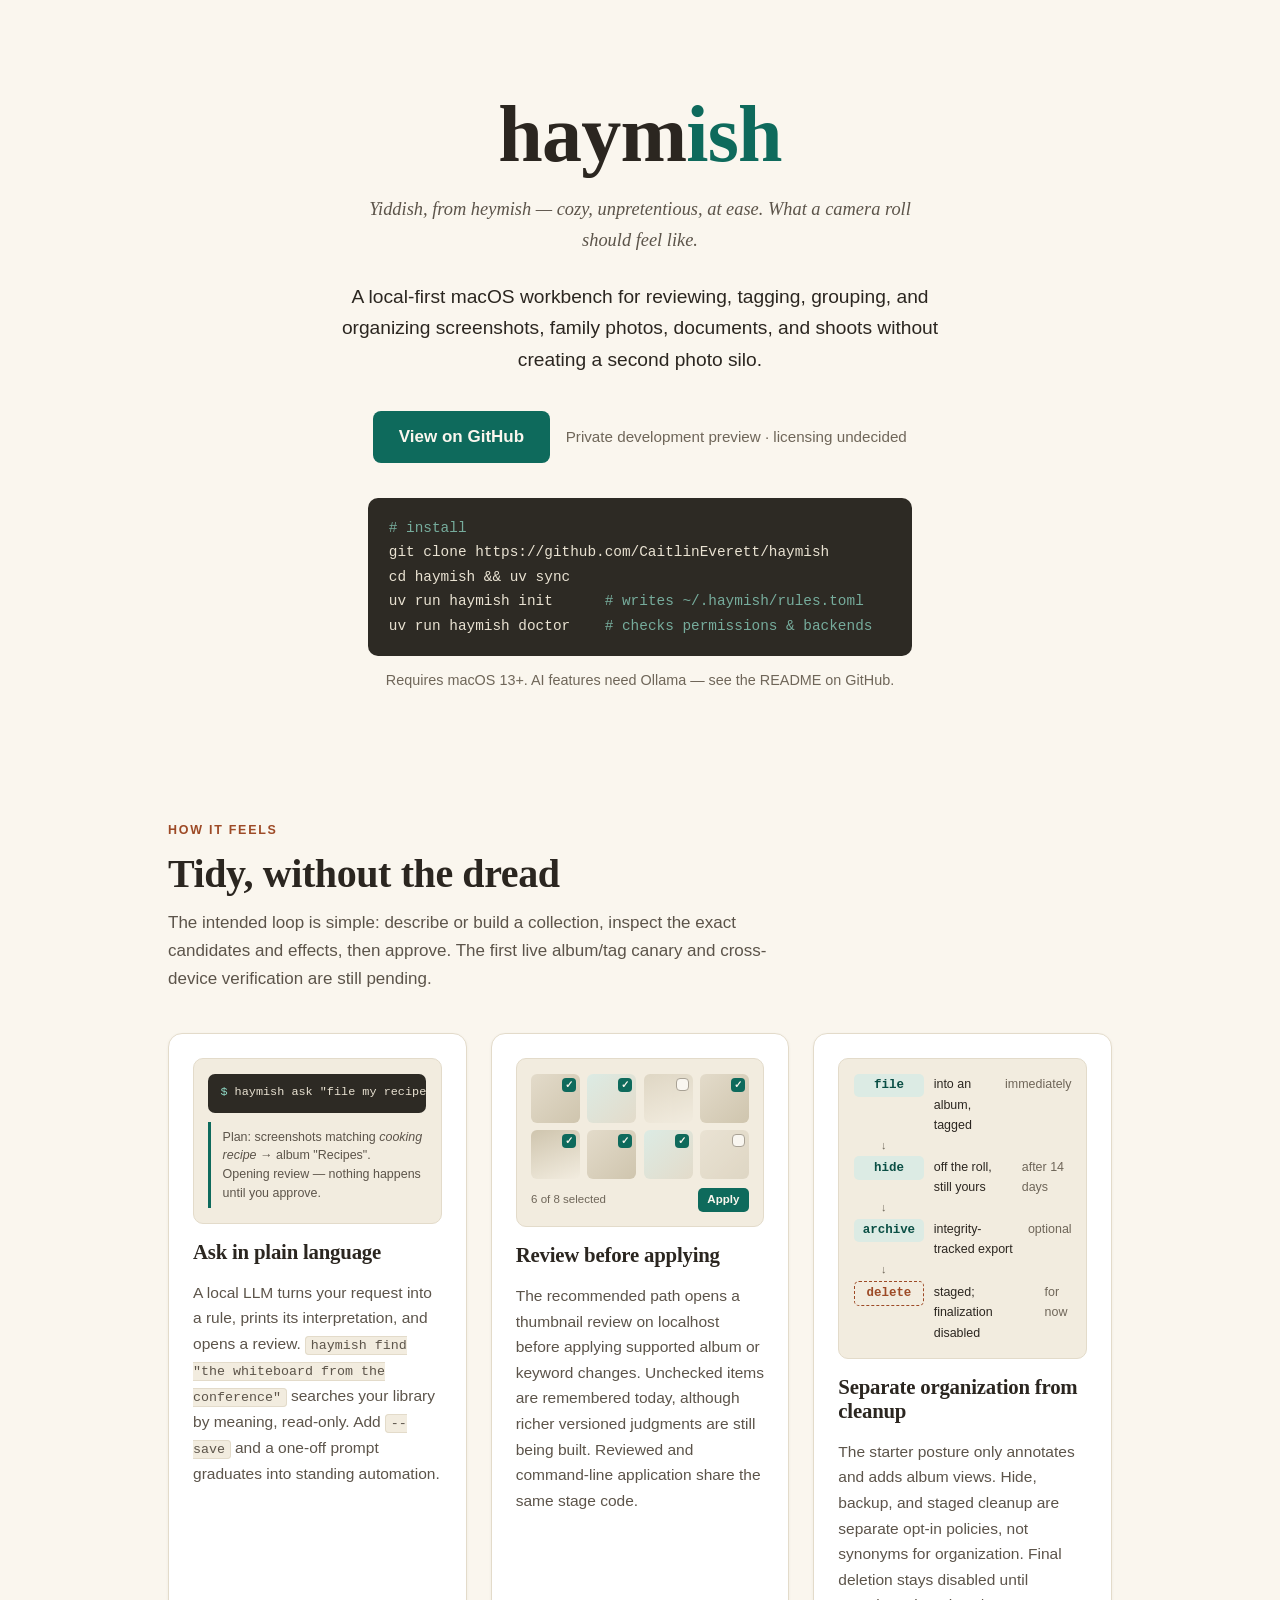
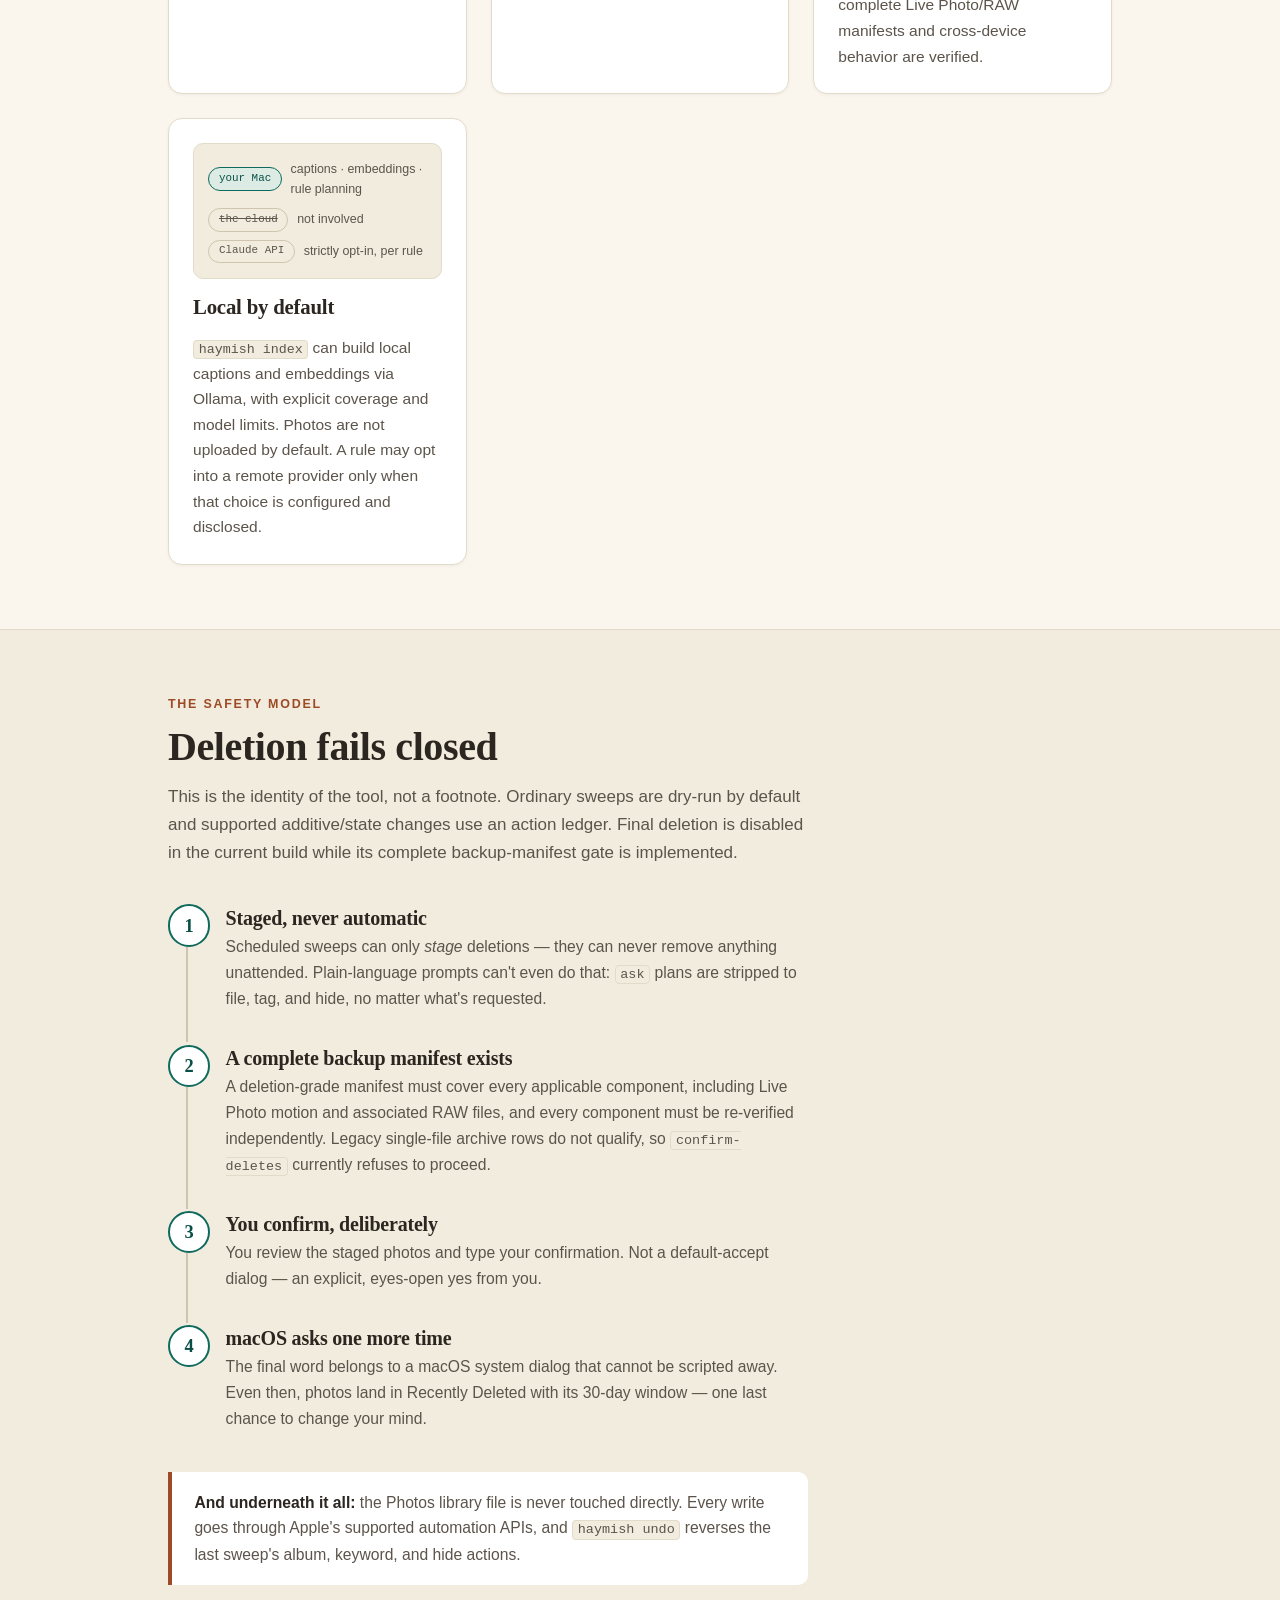
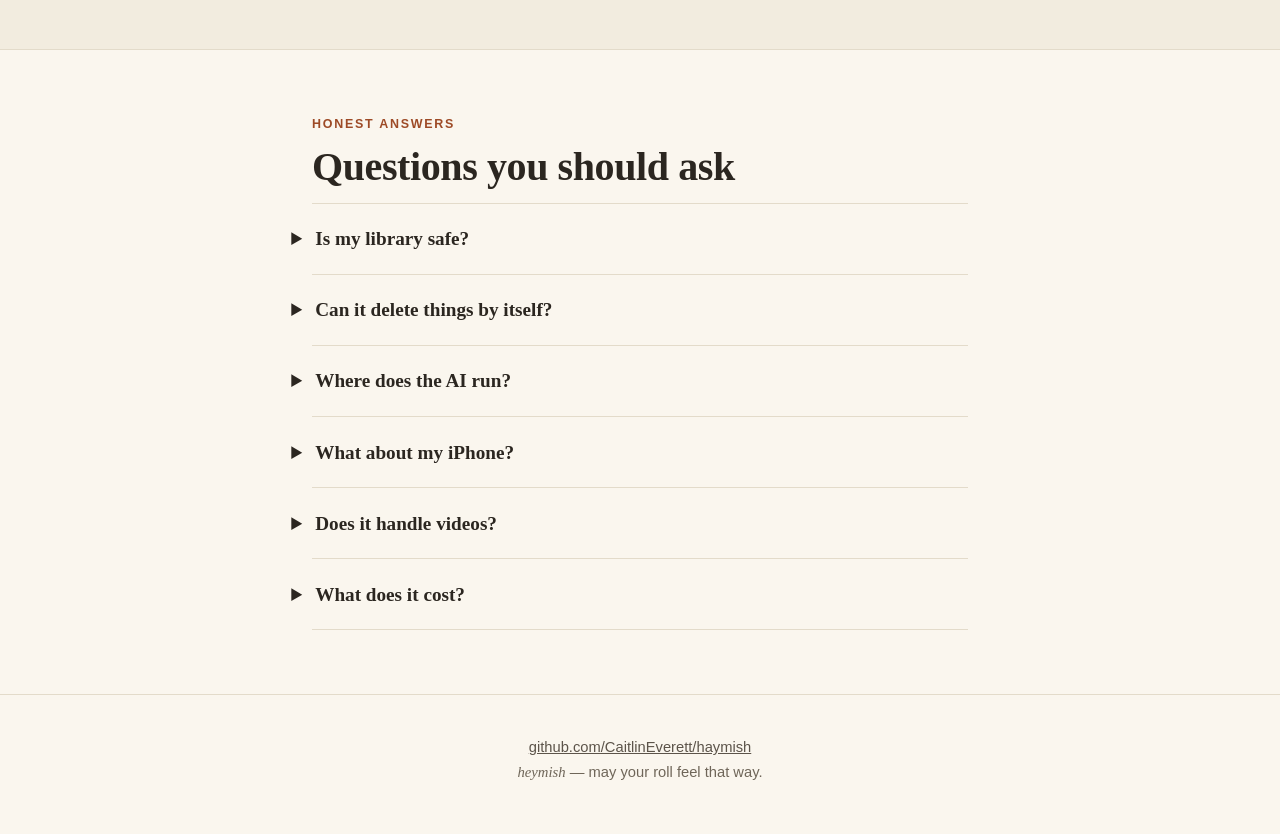
<file: site/index.html>
<!DOCTYPE html>
<html lang="en">
<head>
<meta charset="utf-8">
<meta name="viewport" content="width=device-width, initial-scale=1">
<title>Haymish — a calm camera roll</title>
<meta name="description" content="Haymish is a local-first, review-first macOS workbench for tagging, grouping, and organizing Apple Photos. Private development preview; final deletion is disabled.">
<style>
:root {
  --paper: #faf6ee;
  --paper-raised: #ffffff;
  --paper-sunken: #f2ecdf;
  --ink: #2b2620;
  --ink-soft: #5c544a;
  --ink-faint: #6f6659;
  --accent: #0e6a5c;
  --accent-soft: #dcebe4;
  --accent-ink: #0a4f45;
  --clay: #9d4a26;
  --line: #e3dbca;
  --line-strong: #cfc5ae;
  --code-bg: #2d2a24;
  --code-ink: #e9e2d2;
  --code-accent: #8fd8c5;
  --serif: "Iowan Old Style", "Palatino Nova", Palatino, "Palatino Linotype", "Book Antiqua", Georgia, serif;
  --sans: -apple-system, BlinkMacSystemFont, "Segoe UI", "Helvetica Neue", Arial, sans-serif;
  --mono: ui-monospace, "SF Mono", Menlo, Consolas, monospace;
}
@media (prefers-color-scheme: dark) {
  :root {
    --paper: #211d17;
    --paper-raised: #2a251e;
    --paper-sunken: #1a1712;
    --ink: #ede5d6;
    --ink-soft: #c2b8a6;
    --ink-faint: #978d7d;
    --accent: #63c4ae;
    --accent-soft: #1e352e;
    --accent-ink: #8ad8c4;
    --clay: #de8a5f;
    --line: #3a342a;
    --line-strong: #4c453a;
    --code-bg: #17140f;
    --code-ink: #ddd5c4;
    --code-accent: #7fceba;
  }
}

* { margin: 0; padding: 0; box-sizing: border-box; }
html { scroll-behavior: smooth; }
@media (prefers-reduced-motion: reduce) {
  html { scroll-behavior: auto; }
  *, *::before, *::after { transition: none !important; animation: none !important; }
}
body {
  background: var(--paper);
  color: var(--ink);
  font-family: var(--sans);
  font-size: 1.0625rem;
  line-height: 1.65;
  -webkit-font-smoothing: antialiased;
}
h1, h2, h3 { font-family: var(--serif); font-weight: 600; line-height: 1.15; letter-spacing: -0.01em; }
a { color: var(--accent); }
a:hover { color: var(--accent-ink); }
code { font-family: var(--mono); font-size: 0.86em; }
p code, li code, dd code {
  background: var(--paper-sunken);
  border: 1px solid var(--line);
  border-radius: 4px;
  padding: 0.08em 0.35em;
}
.wrap { max-width: 62rem; margin: 0 auto; padding: 0 1.5rem; }
.narrow { max-width: 44rem; }

/* ---------- Hero ---------- */
.hero { padding: 5.5rem 0 4rem; text-align: center; }
.hero h1 {
  font-size: clamp(3rem, 9vw, 5rem);
  color: var(--ink);
}
.hero h1 .tail { color: var(--accent); }
.gloss {
  font-family: var(--serif);
  font-style: italic;
  color: var(--ink-soft);
  margin: 0.9rem auto 0;
  max-width: 34rem;
  font-size: 1.15rem;
}
.hero .what {
  margin: 1.6rem auto 0;
  max-width: 38rem;
  font-size: 1.2rem;
  color: var(--ink);
}
.cta-row {
  margin-top: 2.2rem;
  display: flex;
  gap: 1rem;
  justify-content: center;
  flex-wrap: wrap;
  align-items: center;
}
.btn {
  display: inline-block;
  background: var(--accent);
  color: var(--paper);
  font-weight: 600;
  text-decoration: none;
  padding: 0.75rem 1.6rem;
  border-radius: 8px;
  transition: background 0.15s ease;
}
.btn:hover { background: var(--accent-ink); color: var(--paper); }
@media (prefers-color-scheme: dark) {
  .btn { color: #10201b; }
  .btn:hover { color: #10201b; }
}
.hero .free-note { color: var(--ink-faint); font-size: 0.95rem; }
.install {
  margin: 2.2rem auto 0;
  max-width: 34rem;
  text-align: left;
  background: var(--code-bg);
  color: var(--code-ink);
  border-radius: 10px;
  padding: 1.1rem 1.3rem;
  overflow-x: auto;
}
.install code { font-size: 0.9rem; line-height: 1.7; display: block; white-space: pre; }
.install .c { color: var(--code-accent); opacity: 0.75; }
.reqs { margin-top: 0.8rem; color: var(--ink-faint); font-size: 0.9rem; }

/* ---------- Sections ---------- */
section { padding: 4rem 0; }
section + section { border-top: 1px solid var(--line); }
.kicker {
  font-family: var(--sans);
  text-transform: uppercase;
  letter-spacing: 0.14em;
  font-size: 0.78rem;
  font-weight: 700;
  color: var(--clay);
  margin-bottom: 0.6rem;
}
section > .wrap > h2 { font-size: clamp(1.8rem, 4.5vw, 2.5rem); margin-bottom: 0.8rem; }
.lede { color: var(--ink-soft); max-width: 40rem; margin-bottom: 2.5rem; }

/* ---------- Vignettes ---------- */
.vignettes {
  display: grid;
  grid-template-columns: repeat(auto-fit, minmax(17rem, 1fr));
  gap: 1.5rem;
}
.vignette {
  background: var(--paper-raised);
  border: 1px solid var(--line);
  border-radius: 14px;
  padding: 1.5rem;
  display: flex;
  flex-direction: column;
  gap: 1rem;
  box-shadow: 0 1px 3px rgba(60, 48, 30, 0.06);
}
.vignette h3 { font-size: 1.3rem; }
.vignette p { color: var(--ink-soft); font-size: 0.97rem; }
.mock {
  border: 1px solid var(--line);
  border-radius: 10px;
  background: var(--paper-sunken);
  padding: 0.9rem;
  font-size: 0.8rem;
}

/* mock: ask box */
.mock-ask .promptline {
  font-family: var(--mono);
  background: var(--code-bg);
  color: var(--code-ink);
  border-radius: 7px;
  padding: 0.6rem 0.75rem;
  font-size: 0.74rem;
  overflow-x: auto;
  white-space: nowrap;
}
.mock-ask .promptline .dollar { color: var(--code-accent); }
.mock-ask .plan {
  margin-top: 0.6rem;
  border-left: 3px solid var(--accent);
  padding: 0.35rem 0 0.35rem 0.7rem;
  color: var(--ink-soft);
  font-size: 0.78rem;
  line-height: 1.5;
}

/* mock: review grid */
.mock-grid { display: grid; grid-template-columns: repeat(4, 1fr); gap: 0.45rem; }
.thumb {
  aspect-ratio: 1;
  border-radius: 6px;
  position: relative;
  background: linear-gradient(135deg, var(--line) 0%, var(--line-strong) 100%);
}
.thumb.t2 { background: linear-gradient(135deg, var(--accent-soft), var(--line)); }
.thumb.t3 { background: linear-gradient(160deg, var(--line-strong), var(--paper-sunken)); }
.thumb::after {
  content: "✓";
  position: absolute;
  top: 4px; right: 4px;
  width: 14px; height: 14px;
  border-radius: 4px;
  background: var(--accent);
  color: var(--paper);
  font-size: 10px;
  line-height: 14px;
  text-align: center;
  font-weight: 700;
}
@media (prefers-color-scheme: dark) { .thumb::after { color: #10201b; } }
.thumb.unchecked { opacity: 0.55; }
.thumb.unchecked::after {
  content: "";
  background: var(--paper-raised);
  border: 1.5px solid var(--ink-faint);
  width: 11px; height: 11px;
}
.mock-review .applybar {
  margin-top: 0.55rem;
  display: flex;
  justify-content: space-between;
  align-items: center;
  color: var(--ink-faint);
  font-size: 0.72rem;
}
.mock-review .applybtn {
  background: var(--accent);
  color: var(--paper);
  border-radius: 5px;
  padding: 0.15rem 0.6rem;
  font-weight: 600;
}
@media (prefers-color-scheme: dark) { .mock-review .applybtn { color: #10201b; } }

/* mock: ladder */
.mock-ladder { display: flex; flex-direction: column; gap: 0.4rem; }
.rung {
  display: flex;
  align-items: baseline;
  gap: 0.6rem;
  font-size: 0.78rem;
}
.rung .stage {
  font-family: var(--mono);
  font-weight: 700;
  color: var(--accent-ink);
  background: var(--accent-soft);
  border-radius: 5px;
  padding: 0.08rem 0.5rem;
  min-width: 4.4rem;
  text-align: center;
}
.rung.last .stage { color: var(--clay); background: transparent; border: 1px dashed var(--clay); }
.rung .when { color: var(--ink-faint); }
.rung-arrow { color: var(--ink-faint); padding-left: 1.7rem; font-size: 0.7rem; line-height: 0.7; }

/* mock: local AI */
.mock-local { display: flex; flex-direction: column; gap: 0.5rem; align-items: stretch; }
.laptop-line {
  display: flex; align-items: center; gap: 0.55rem;
  font-size: 0.78rem; color: var(--ink-soft);
}
.chip {
  font-family: var(--mono);
  font-size: 0.68rem;
  border-radius: 999px;
  padding: 0.12rem 0.6rem;
  border: 1px solid var(--line-strong);
  color: var(--ink-soft);
  white-space: nowrap;
}
.chip.on { border-color: var(--accent); color: var(--accent-ink); background: var(--accent-soft); }
.chip.off { text-decoration: line-through; color: var(--ink-soft); }

/* ---------- Safety stepper ---------- */
.safety { background: var(--paper-sunken); }
.stepper { list-style: none; counter-reset: gate; margin-top: 2.5rem; }
.stepper li {
  counter-increment: gate;
  position: relative;
  padding: 0 0 2.2rem 3.6rem;
}
.stepper li:last-child { padding-bottom: 0; }
.stepper li::before {
  content: counter(gate);
  position: absolute;
  left: 0; top: -0.15rem;
  width: 2.4rem; height: 2.4rem;
  border-radius: 50%;
  background: var(--paper-raised);
  border: 2px solid var(--accent);
  color: var(--accent-ink);
  font-family: var(--serif);
  font-weight: 700;
  font-size: 1.15rem;
  display: flex;
  align-items: center;
  justify-content: center;
}
.stepper li::after {
  content: "";
  position: absolute;
  left: calc(1.2rem - 1px);
  top: 2.5rem;
  bottom: 0.3rem;
  width: 2px;
  background: var(--line-strong);
}
.stepper li:last-child::after { display: none; }
.stepper h3 { font-size: 1.25rem; margin-bottom: 0.25rem; }
.stepper p { color: var(--ink-soft); max-width: 36rem; font-size: 0.98rem; }
.safety .coda {
  margin-top: 2.5rem;
  padding: 1.1rem 1.4rem;
  border-left: 4px solid var(--clay);
  background: var(--paper-raised);
  border-radius: 0 10px 10px 0;
  max-width: 40rem;
  color: var(--ink-soft);
  font-size: 0.98rem;
}
.safety .coda strong { color: var(--ink); }

/* ---------- FAQ ---------- */
.faq details {
  border-bottom: 1px solid var(--line);
  padding: 0.4rem 0;
}
.faq details:first-of-type { border-top: 1px solid var(--line); }
.faq summary {
  cursor: pointer;
  font-family: var(--serif);
  font-size: 1.2rem;
  font-weight: 600;
  padding: 0.8rem 0.2rem;
  list-style-position: outside;
}
.faq summary:hover { color: var(--accent-ink); }
.faq details p {
  padding: 0 0.2rem 1.1rem;
  color: var(--ink-soft);
  max-width: 40rem;
}
.faq .yesno { font-weight: 700; color: var(--accent-ink); }
.faq .no { color: var(--clay); }

/* ---------- Footer ---------- */
footer {
  border-top: 1px solid var(--line);
  padding: 2.5rem 0 3rem;
  text-align: center;
  color: var(--ink-faint);
  font-size: 0.92rem;
}
footer a { color: var(--ink-soft); }
footer .word { font-family: var(--serif); font-style: italic; }
</style>
</head>
<body>

<header class="hero">
  <div class="wrap">
    <h1>haym<span class="tail">ish</span></h1>
    <p class="gloss">Yiddish, from <em>heymish</em> — cozy, unpretentious, at&nbsp;ease. What a camera roll should feel like.</p>
    <p class="what">A local-first macOS workbench for reviewing, tagging, grouping, and organizing screenshots, family photos, documents, and shoots without creating a second photo silo.</p>
    <div class="cta-row">
      <a class="btn" href="https://github.com/CaitlinEverett/haymish">View on GitHub</a>
      <span class="free-note">Private development preview · licensing undecided</span>
    </div>
    <div class="install" role="figure" aria-label="Install commands">
      <code><span class="c"># install</span>
git clone https://github.com/CaitlinEverett/haymish
cd haymish &amp;&amp; uv sync
uv run haymish init      <span class="c"># writes ~/.haymish/rules.toml</span>
uv run haymish doctor    <span class="c"># checks permissions &amp; backends</span></code>
    </div>
    <p class="reqs">Requires macOS 13+. AI features need Ollama — see the README on GitHub.</p>
  </div>
</header>

<main>

<section id="how-it-feels">
  <div class="wrap">
    <p class="kicker">How it feels</p>
    <h2>Tidy, without the dread</h2>
    <p class="lede">The intended loop is simple: describe or build a collection, inspect the exact candidates and effects, then approve. The first live album/tag canary and cross-device verification are still pending.</p>
    <div class="vignettes">

      <article class="vignette">
        <div class="mock mock-ask" aria-hidden="true">
          <div class="promptline"><span class="dollar">$</span> haymish ask "file my recipe screenshots into Recipes"</div>
          <div class="plan">Plan: screenshots matching <em>cooking recipe</em> → album "Recipes".<br>Opening review — nothing happens until you approve.</div>
        </div>
        <h3>Ask in plain language</h3>
        <p>A local LLM turns your request into a rule, prints its interpretation, and opens a review. <code>haymish find "the whiteboard from the conference"</code> searches your library by meaning, read-only. Add <code>--save</code> and a one-off prompt graduates into standing automation.</p>
      </article>

      <article class="vignette">
        <div class="mock mock-review" aria-hidden="true">
          <div class="mock-grid">
            <div class="thumb"></div><div class="thumb t2"></div><div class="thumb t3 unchecked"></div><div class="thumb"></div>
            <div class="thumb t3"></div><div class="thumb"></div><div class="thumb t2"></div><div class="thumb unchecked"></div>
          </div>
          <div class="applybar"><span>6 of 8 selected</span><span class="applybtn">Apply</span></div>
        </div>
        <h3>Review before applying</h3>
        <p>The recommended path opens a thumbnail review on localhost before applying supported album or keyword changes. Unchecked items are remembered today, although richer versioned judgments are still being built. Reviewed and command-line application share the same stage code.</p>
      </article>

      <article class="vignette">
        <div class="mock mock-ladder" aria-hidden="true">
          <div class="rung"><span class="stage">file</span><span>into an album, tagged</span><span class="when">immediately</span></div>
          <div class="rung-arrow">↓</div>
          <div class="rung"><span class="stage">hide</span><span>off the roll, still yours</span><span class="when">after 14 days</span></div>
          <div class="rung-arrow">↓</div>
          <div class="rung"><span class="stage">archive</span><span>integrity-tracked export</span><span class="when">optional</span></div>
          <div class="rung-arrow">↓</div>
          <div class="rung last"><span class="stage">delete</span><span>staged; finalization disabled</span><span class="when">for now</span></div>
        </div>
        <h3>Separate organization from cleanup</h3>
        <p>The starter posture only annotates and adds album views. Hide, backup, and staged cleanup are separate opt-in policies, not synonyms for organization. Final deletion stays disabled until complete Live Photo/RAW manifests and cross-device behavior are verified.</p>
      </article>

      <article class="vignette">
        <div class="mock mock-local" aria-hidden="true">
          <div class="laptop-line"><span class="chip on">your Mac</span><span>captions · embeddings · rule planning</span></div>
          <div class="laptop-line"><span class="chip off">the cloud</span><span>not involved</span></div>
          <div class="laptop-line"><span class="chip">Claude API</span><span>strictly opt-in, per rule</span></div>
        </div>
        <h3>Local by default</h3>
        <p><code>haymish index</code> can build local captions and embeddings via Ollama, with explicit coverage and model limits. Photos are not uploaded by default. A rule may opt into a remote provider only when that choice is configured and disclosed.</p>
      </article>

    </div>
  </div>
</section>

<section class="safety" id="safety">
  <div class="wrap">
    <p class="kicker">The safety model</p>
    <h2>Deletion fails closed</h2>
    <p class="lede">This is the identity of the tool, not a footnote. Ordinary sweeps are dry-run by default and supported additive/state changes use an action ledger. Final deletion is disabled in the current build while its complete backup-manifest gate is implemented.</p>
    <ol class="stepper">
      <li>
        <h3>Staged, never automatic</h3>
        <p>Scheduled sweeps can only <em>stage</em> deletions — they can never remove anything unattended. Plain-language prompts can't even do that: <code>ask</code> plans are stripped to file, tag, and hide, no matter what's requested.</p>
      </li>
      <li>
        <h3>A complete backup manifest exists</h3>
        <p>A deletion-grade manifest must cover every applicable component, including Live Photo motion and associated RAW files, and every component must be re-verified independently. Legacy single-file archive rows do not qualify, so <code>confirm-deletes</code> currently refuses to proceed.</p>
      </li>
      <li>
        <h3>You confirm, deliberately</h3>
        <p>You review the staged photos and type your confirmation. Not a default-accept dialog — an explicit, eyes-open yes from you.</p>
      </li>
      <li>
        <h3>macOS asks one more time</h3>
        <p>The final word belongs to a macOS system dialog that cannot be scripted away. Even then, photos land in Recently Deleted with its 30-day window — one last chance to change your mind.</p>
      </li>
    </ol>
    <p class="coda"><strong>And underneath it all:</strong> the Photos library file is never touched directly. Every write goes through Apple's supported automation APIs, and <code>haymish undo</code> reverses the last sweep's album, keyword, and hide actions.</p>
  </div>
</section>

<section class="faq" id="faq">
  <div class="wrap narrow">
    <p class="kicker">Honest answers</p>
    <h2>Questions you should ask</h2>
    <details>
      <summary>Is my library safe?</summary>
      <p><span class="yesno">Safety is the gate, not a claim.</span> Haymish never writes directly to the Photos database; supported mutations go through Apple automation APIs. Automated tests are isolated, final deletion is disabled, and the first real album/tag canary plus verified undo still need live validation before broader trust claims.</p>
    </details>
    <details>
      <summary>Can it delete things by itself?</summary>
      <p><span class="yesno no">No.</span> Scheduled work can only stage reviewed candidates, and the current build cannot finalize them at all. Re-enabling <code>confirm-deletes</code> requires complete manifests first; typed confirmation and macOS's own dialog remain additional mandatory gates. Prompts can never finalize deletion.</p>
    </details>
    <details>
      <summary>Where does the AI run?</summary>
      <p>On your Mac, via Ollama — captions, embeddings, semantic search, and the planner behind <code>ask</code> all run locally. Your photos never leave the machine. The Claude API is available as a strictly per-rule opt-in; nothing uses it unless you say so in <code>rules.toml</code>.</p>
    </details>
    <details>
      <summary>What about my iPhone?</summary>
      <p>Haymish writes Photos-native albums, keywords, and supported state on the Mac so it does not create a second photo silo. Exact iCloud/iPhone results still need live canary verification and may depend on Apple's sync behavior.</p>
    </details>
    <details>
      <summary>Does it handle videos?</summary>
      <p>Rules can target videos and screen recordings, and the index can use a local poster-frame derivative. Album/keyword behavior still needs live canary validation; complete backup and deletion parity is not claimed yet.</p>
    </details>
    <details>
      <summary>What does it cost?</summary>
      <p>Pricing and licensing are not decided. The repository is public but currently unlicensed; private pilots will test a generous trust-floor core plus paid Personal/Studio craft before any launch promise.</p>
    </details>
  </div>
</section>

</main>

<footer>
  <div class="wrap">
    <p><a href="https://github.com/CaitlinEverett/haymish">github.com/CaitlinEverett/haymish</a></p>
    <p><span class="word">heymish</span> — may your roll feel that way.</p>
  </div>
</footer>

</body>
</html>
</file>
